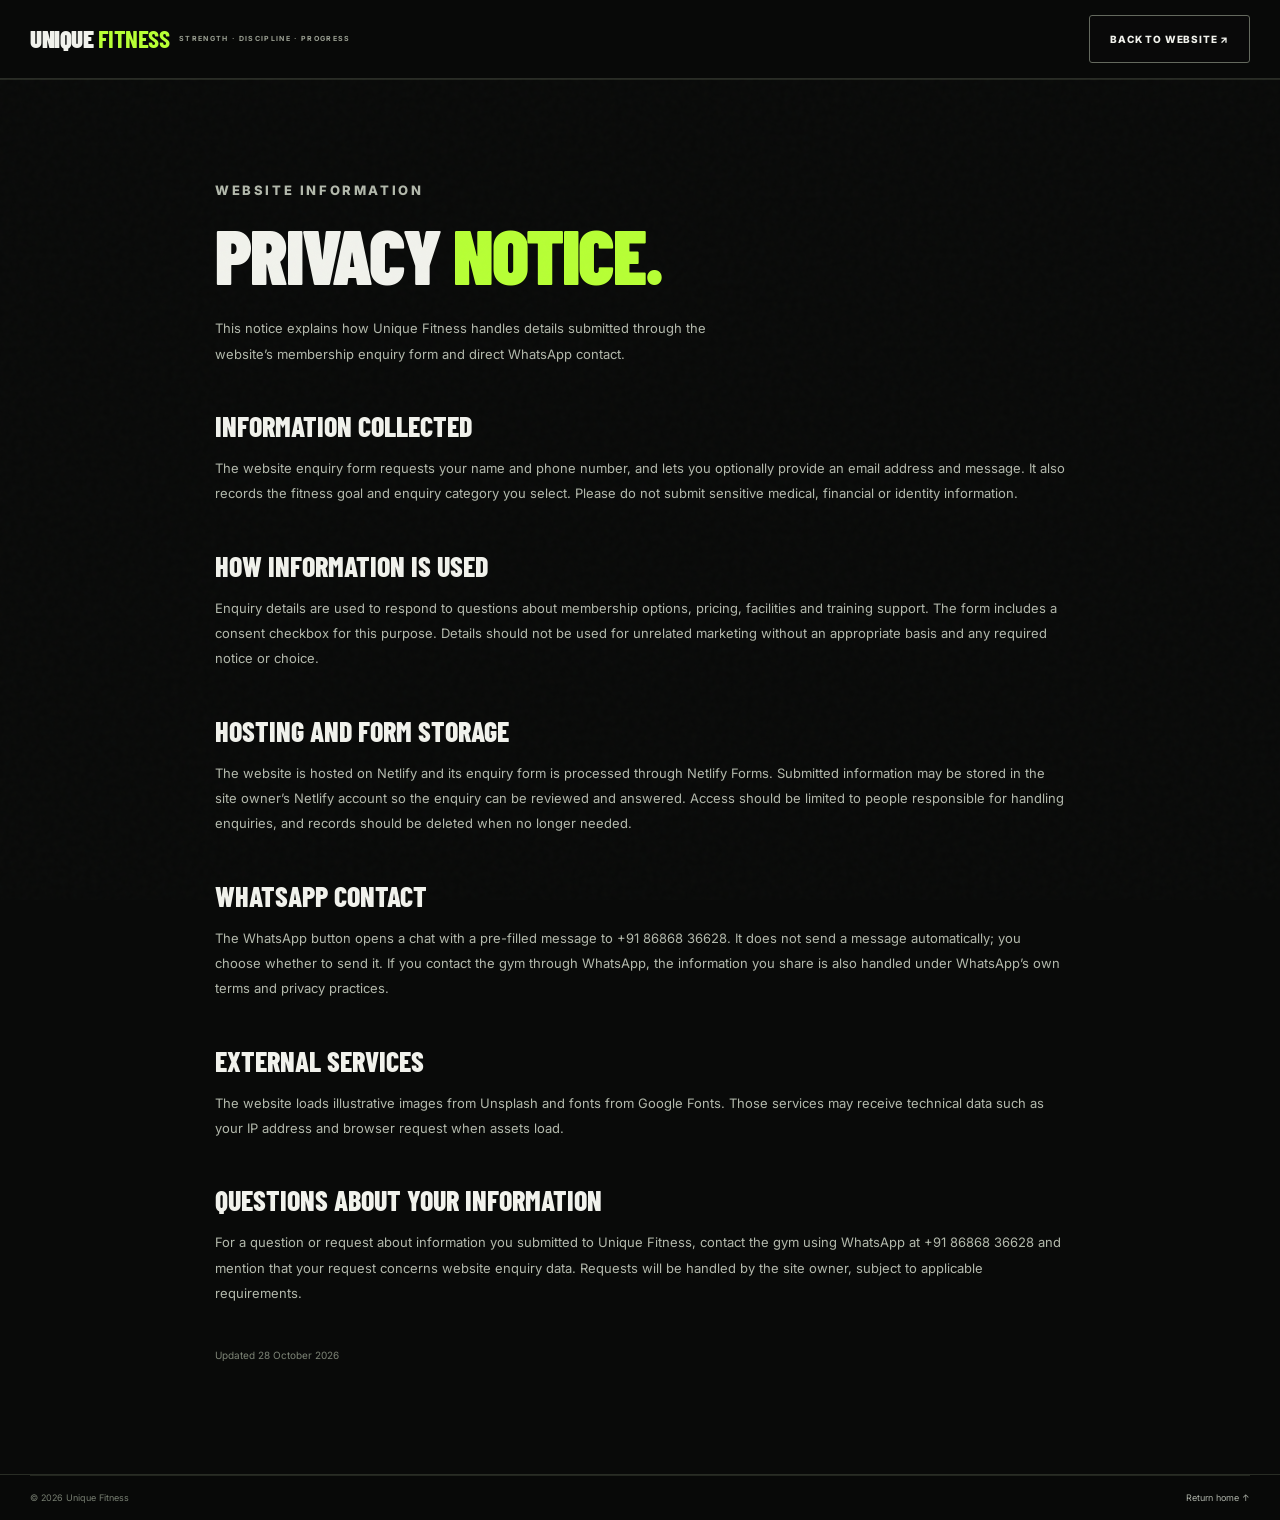
<file: privacy.html>
<!doctype html><html lang="en"><head><meta charset="utf-8"><meta name="viewport" content="width=device-width, initial-scale=1"><meta name="theme-color" content="#090a09"><title>Privacy notice — Unique Fitness</title><meta name="description" content="Privacy notice for Unique Fitness website enquiries."><meta name="robots" content="index,follow"><link rel="icon" href="favicon.svg" type="image/svg+xml"><link rel="preconnect" href="https://fonts.googleapis.com"><link rel="preconnect" href="https://fonts.gstatic.com" crossorigin><link href="https://fonts.googleapis.com/css2?family=Barlow+Condensed:wght@600;700;800;900&family=Inter:wght@400;500;600;700&display=swap" rel="stylesheet"><link rel="stylesheet" href="styles.css"></head><body><a class="skip-link" href="#main">Skip to content</a><header class="site-header"><div class="container nav-wrap"><a class="brand" href="index.html"><span class="brand-name">UNIQUE <b>FITNESS</b></span><span class="brand-tagline">Strength · Discipline · Progress</span></a><a class="button button-ghost" href="index.html">Back to website ↗</a></div></header><main id="main" class="section"><article class="container legal-copy"><p class="eyebrow">WEBSITE INFORMATION</p><h1 class="display section-title">PRIVACY <span class="accent">NOTICE.</span></h1><p class="body-copy">This notice explains how Unique Fitness handles details submitted through the website’s membership enquiry form and direct WhatsApp contact.</p><h2>Information collected</h2><p>The website enquiry form requests your name and phone number, and lets you optionally provide an email address and message. It also records the fitness goal and enquiry category you select. Please do not submit sensitive medical, financial or identity information.</p><h2>How information is used</h2><p>Enquiry details are used to respond to questions about membership options, pricing, facilities and training support. The form includes a consent checkbox for this purpose. Details should not be used for unrelated marketing without an appropriate basis and any required notice or choice.</p><h2>Hosting and form storage</h2><p>The website is hosted on Netlify and its enquiry form is processed through Netlify Forms. Submitted information may be stored in the site owner’s Netlify account so the enquiry can be reviewed and answered. Access should be limited to people responsible for handling enquiries, and records should be deleted when no longer needed.</p><h2>WhatsApp contact</h2><p>The WhatsApp button opens a chat with a pre-filled message to +91 86868 36628. It does not send a message automatically; you choose whether to send it. If you contact the gym through WhatsApp, the information you share is also handled under WhatsApp’s own terms and privacy practices.</p><h2>External services</h2><p>The website loads illustrative images from Unsplash and fonts from Google Fonts. Those services may receive technical data such as your IP address and browser request when assets load.</p><h2>Questions about your information</h2><p>For a question or request about information you submitted to Unique Fitness, contact the gym using WhatsApp at +91 86868 36628 and mention that your request concerns website enquiry data. Requests will be handled by the site owner, subject to applicable requirements.</p><p class="legal-updated">Updated 28 October 2026</p></article></main><footer class="site-footer"><div class="container footer-bottom"><span>© <span id="current-year"></span> Unique Fitness</span><a href="index.html">Return home ↑</a></div></footer><script src="site-config.js"></script><script src="script.js" defer></script></body></html>
</file>
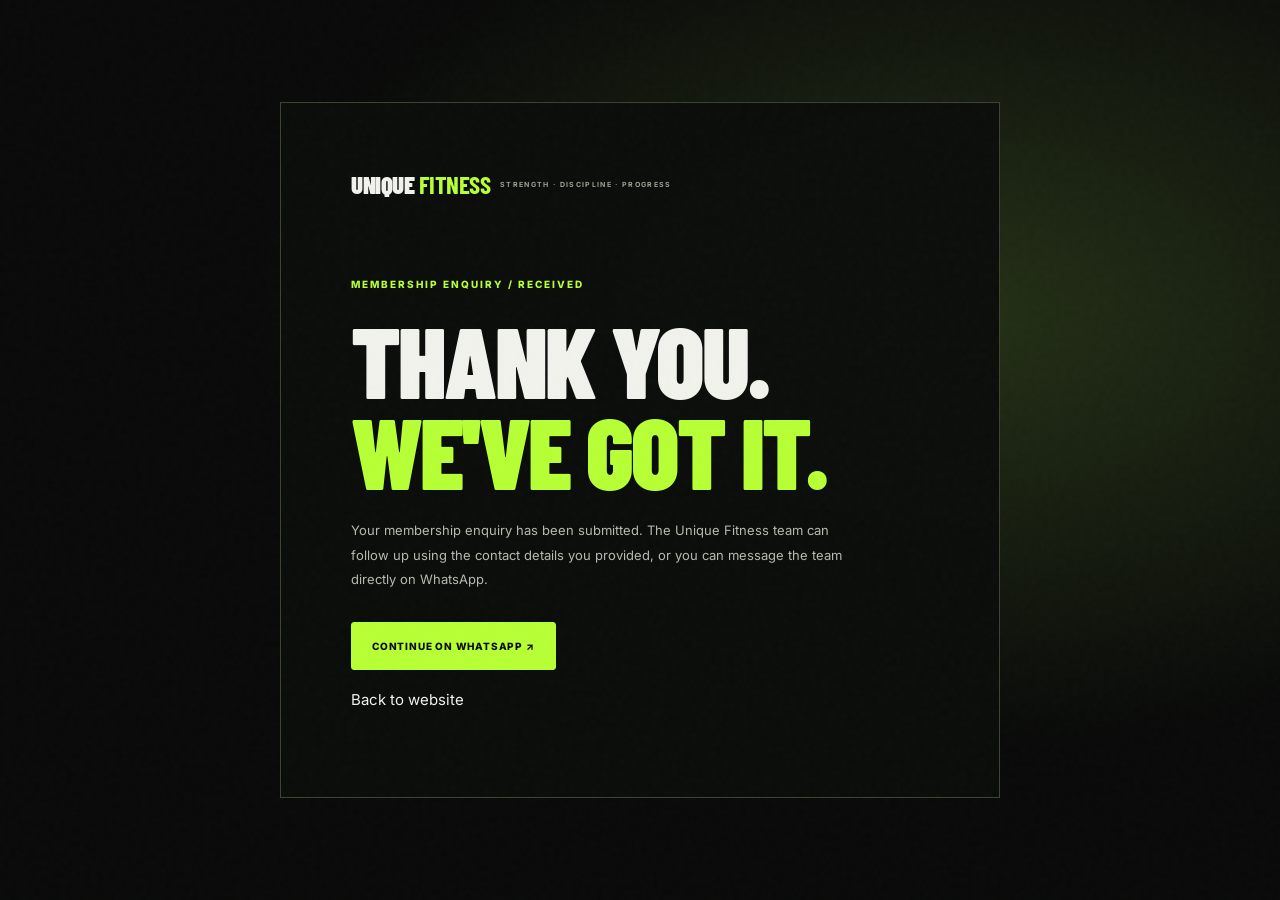
<file: thank-you.html>
<!doctype html><html lang="en"><head><meta charset="utf-8"><meta name="viewport" content="width=device-width, initial-scale=1"><meta name="theme-color" content="#090a09"><title>Membership enquiry received — Unique Fitness</title><meta name="robots" content="noindex,follow"><link rel="icon" href="favicon.svg" type="image/svg+xml"><link rel="preconnect" href="https://fonts.googleapis.com"><link rel="preconnect" href="https://fonts.gstatic.com" crossorigin><link href="https://fonts.googleapis.com/css2?family=Barlow+Condensed:wght@600;700;800;900&family=Inter:wght@400;600;700;800&display=swap" rel="stylesheet"><link rel="stylesheet" href="styles.css"></head><body><main class="thanks-page"><div class="thanks-card"><a class="brand" href="index.html"><span class="brand-name">UNIQUE <b>FITNESS</b></span><span class="brand-tagline">Strength · Discipline · Progress</span></a><p class="eyebrow">MEMBERSHIP ENQUIRY / RECEIVED</p><h1 class="display">THANK YOU.<br><span class="accent">WE'VE GOT IT.</span></h1><p class="body-copy">Your membership enquiry has been submitted. The Unique Fitness team can follow up using the contact details you provided, or you can message the team directly on WhatsApp.</p><a class="button button-primary" href="https://wa.me/918686836628?text=Hi%20Unique%20Fitness%2C%20I%20have%20a%20membership%20enquiry.">Continue on WhatsApp ↗</a><p style="margin-top:18px"><a href="index.html">Back to website</a></p></div></main><style>.thanks-page{min-height:100svh;display:grid;place-items:center;padding:24px;background:radial-gradient(ellipse at 75% 35%,#243016 0%,#090a09 52%)}.thanks-card{width:min(720px,100%);padding:clamp(28px,7vw,70px);border:1px solid #3a4430;background:#0b0d0bf2}.thanks-card .brand{margin-bottom:80px}.thanks-card .eyebrow{margin-top:0}.thanks-card h1{font-size:clamp(55px,10vw,100px);margin:22px 0}.thanks-card .body-copy{margin-bottom:30px}</style></body></html>
</file>
<file: styles.css>
:root{color-scheme:dark;--bg:#090a09;--surface:#111310;--surface2:#191c17;--line:#30342c;--lime:#b7ff35;--lime-soft:#d2ff8b;--text:#f1f2ec;--muted:#a5aa9e;--subtle:#71786c;--display:"Barlow Condensed",Impact,sans-serif;--body:Inter,Arial,sans-serif;--container:1220px;--radius:3px;--ease:cubic-bezier(.2,.75,.2,1)}*{box-sizing:border-box}html{scroll-behavior:smooth;scroll-padding-top:88px}body{margin:0;background:var(--bg);color:var(--text);font-family:var(--body);font-size:15px;line-height:1.6;-webkit-font-smoothing:antialiased}body:after{content:"";position:fixed;inset:0;z-index:50;pointer-events:none;opacity:.045;background-image:url("data:image/svg+xml,%3Csvg viewBox='0 0 180 180' xmlns='http://www.w3.org/2000/svg'%3E%3Cfilter id='noise'%3E%3CfeTurbulence type='fractalNoise' baseFrequency='.8' numOctaves='3' stitchTiles='stitch'/%3E%3C/filter%3E%3Crect width='100%25' height='100%25' filter='url(%23noise)' opacity='.5'/%3E%3C/svg%3E")}a{color:inherit;text-decoration:none}button,input,select,textarea{font:inherit}button,a{-webkit-tap-highlight-color:transparent}img{display:block;max-width:100%}button:focus-visible,a:focus-visible,input:focus-visible,select:focus-visible,textarea:focus-visible,summary:focus-visible{outline:2px solid var(--lime);outline-offset:4px}::selection{color:#080a06;background:var(--lime)}.container{width:min(var(--container),calc(100% - 56px));margin-inline:auto}.skip-link{position:fixed;z-index:200;top:10px;left:10px;padding:12px 16px;transform:translateY(-150%);background:var(--lime);color:#080a06;font-weight:800}.skip-link:focus{transform:translateY(0)}.display{font-family:var(--display);font-weight:900;letter-spacing:-.028em;line-height:.91;text-transform:uppercase;margin:0}.accent{color:var(--lime)}.eyebrow{margin:0 0 17px;color:var(--lime);font-size:10px;line-height:1.5;font-weight:800;letter-spacing:.2em;text-transform:uppercase}.status-dot{display:inline-block;width:7px;height:7px;background:var(--lime);border-radius:50%;margin-right:8px;box-shadow:0 0 14px #b7ff3588}.body-copy{max-width:500px;color:#b6baaf;font-size:13px;line-height:1.9;margin:22px 0 0}.section{padding:98px 0;border-top:1px solid #242720}.section-title{font-size:clamp(54px,6vw,82px)}.button{min-height:48px;display:inline-flex;align-items:center;justify-content:center;gap:18px;padding:0 20px;border:1px solid var(--line);border-radius:var(--radius);background:transparent;color:var(--text);font-size:10px;font-weight:800;letter-spacing:.08em;text-transform:uppercase;cursor:pointer;transition:background .22s,border-color .22s,transform .22s,color .22s}.button:hover{transform:translateY(-2px);border-color:var(--lime)}.button-primary{background:var(--lime);border-color:var(--lime);color:#0b0d08}.button-primary:hover{background:var(--lime-soft);border-color:var(--lime-soft)}.button-ghost{background:#090a09aa;border-color:#64695e}.text-link{display:inline-flex;gap:18px;align-items:center;margin-top:26px;padding-bottom:9px;border-bottom:1px solid #656d58;font-size:10px;font-weight:800;letter-spacing:.1em;text-transform:uppercase;transition:color .2s,border-color .2s}.text-link span{color:var(--lime);font-size:16px}.text-link:hover{color:var(--lime);border-color:var(--lime)}.site-header{position:sticky;top:0;z-index:100;background:#090a09ed;border-bottom:1px solid #292c26;backdrop-filter:blur(16px)}.nav-wrap{display:flex;min-height:78px;align-items:center;justify-content:space-between;gap:24px}.brand{display:inline-flex;flex-direction:column;gap:4px;white-space:nowrap}.brand-name{font:900 25px/.95 var(--display);letter-spacing:-.02em}.brand-name b{color:var(--lime)}.brand-tagline{font-size:7px;font-weight:700;letter-spacing:.19em;text-transform:uppercase;color:#9ba093}.primary-nav{display:flex;align-items:center;gap:clamp(14px,2.1vw,29px)}.nav-link{position:relative;padding:11px 0;color:#c4c8be;font-size:10px;font-weight:700;transition:color .2s}.nav-link:after{content:"";position:absolute;left:0;bottom:3px;width:100%;height:2px;background:var(--lime);transform:scaleX(0);transform-origin:left;transition:transform .2s}.nav-link:hover,.nav-link.active{color:var(--lime)}.nav-link.active:after,.nav-link:hover:after{transform:scaleX(1)}.header-cta{min-height:42px;padding-inline:14px;font-size:9px}.menu-toggle{display:none;width:44px;height:44px;border:1px solid var(--line);background:transparent;align-items:center;justify-content:center;flex-direction:column;gap:5px;color:var(--text)}.menu-toggle span{height:2px;width:18px;background:currentColor;transition:transform .2s}.menu-toggle[aria-expanded=true] span:first-child{transform:translateY(3.5px) rotate(45deg)}.menu-toggle[aria-expanded=true] span:last-child{transform:translateY(-3.5px) rotate(-45deg)}.hero{isolation:isolate;position:relative;display:flex;align-items:center;min-height:min(790px,calc(100svh - 78px));overflow:hidden;border-bottom:1px solid #242720;background:#080a08}.hero-image,.hero-shade{position:absolute;inset:0;width:100%;height:100%}.hero-image{z-index:-3;object-fit:cover;object-position:center 43%;filter:grayscale(.72) brightness(.68);animation:hero-reveal 1.2s var(--ease) both}.hero-shade{z-index:-2;background:linear-gradient(90deg,#080a08 0%,#080a08f2 25%,#080a08a6 54%,#080a0840 100%),linear-gradient(0deg,#090a09 0%,transparent 30%,#080a0840 100%)}.hero-gridline{position:absolute;z-index:-1;top:0;bottom:0;right:13%;width:1px;background:#ffffff12}.hero-gridline:after{content:"";position:absolute;top:19%;left:-1px;height:100px;width:3px;background:var(--lime);box-shadow:0 0 28px #b7ff3588}.hero-content{position:relative;padding-top:95px;padding-bottom:92px}.hero-title{font-size:clamp(76px,10.2vw,142px);line-height:.84;max-width:1000px;margin:28px 0 24px;animation:content-reveal .8s .1s var(--ease) both}.hero-copy{max-width:430px;color:#c6c9c0;font-size:14px;line-height:1.85;margin:0}.hero-actions{display:flex;align-items:center;gap:12px;flex-wrap:wrap;margin-top:30px}.hero-proof{display:flex;gap:clamp(22px,4vw,55px);margin-top:64px;flex-wrap:wrap}.hero-proof div{display:flex;flex-direction:column;gap:5px;padding-left:12px;border-left:2px solid var(--lime)}.hero-proof strong{font:800 17px/1 var(--display);letter-spacing:.08em}.hero-proof span{font-size:9px;color:#9fa498}.hero-side-link{position:absolute;right:3.5%;top:36%;display:flex;align-items:center;gap:13px;writing-mode:vertical-rl;color:#e2e5dc;font-size:9px;letter-spacing:.18em;font-weight:800}.hero-side-link span:first-child{color:var(--lime);font:900 24px var(--display)}.hero-side-link i{display:block;width:1px;height:58px;background:var(--lime)}.scroll-cue{position:absolute;bottom:24px;left:max(28px,calc((100% - var(--container))/2));display:flex;align-items:center;gap:10px;font-size:8px;letter-spacing:.18em;color:#9fa397;font-weight:700}.scroll-cue span{height:28px;width:1px;background:var(--lime);transform-origin:top;animation:scroll-line 1.7s ease-in-out infinite}.ticker{overflow:hidden;background:var(--lime);color:#0a0c07;border-block:1px solid var(--lime)}.ticker-track{display:flex;align-items:center;gap:32px;min-width:max-content;padding:12px 0;animation:ticker 28s linear infinite}.ticker-track span{font:900 16px var(--display);letter-spacing:.07em}.ticker-track b{margin-left:30px;font-size:12px}.ticker:hover .ticker-track{animation-play-state:paused}.intro-layout{display:grid;grid-template-columns:.9fr 1.1fr;align-items:center;gap:70px}.section-lead .body-copy{max-width:430px}.feature-grid{display:grid;grid-template-columns:repeat(3,1fr);gap:10px}.feature-card{position:relative;min-height:230px;padding:25px 18px;border:1px solid var(--line);background:linear-gradient(145deg,#171a15,#0c0e0c);transition:transform .25s,border-color .25s}.feature-card:hover{transform:translateY(-5px);border-color:#78913e}.feature-number{position:absolute;right:15px;top:15px;color:#5a6253;font-size:9px;letter-spacing:.15em}.feature-icon{display:block;color:var(--lime);font:500 36px var(--display);line-height:1}.feature-card h3{margin:32px 0 9px;font:800 23px/1 var(--display);text-transform:uppercase}.feature-card p{margin:0;color:#a6ac9f;font-size:10px;line-height:1.8}.facility-section{background:linear-gradient(180deg,#0b0d0a,#090a09)}.facility-heading,.section-heading-row{display:flex;justify-content:space-between;align-items:end;gap:45px;margin-bottom:33px}.facility-heading .body-copy,.section-heading-row .body-copy{max-width:400px;margin:0 0 5px}.facility-grid{display:grid;grid-template-columns:1.25fr 1fr 1fr;gap:13px}.facility-card{position:relative;overflow:hidden;min-height:340px;margin:0;background:#161914;border:1px solid #2b3027}.facility-card:after{content:"";position:absolute;inset:30% 0 0;background:linear-gradient(0deg,#080a08ed,transparent)}.facility-card img{position:absolute;width:100%;height:100%;inset:0;object-fit:cover;filter:grayscale(.7) brightness(.76);transition:transform .65s var(--ease),filter .4s}.facility-card:hover img{transform:scale(1.055);filter:grayscale(.2) brightness(.9)}.facility-card figcaption{position:absolute;z-index:1;left:20px;right:18px;bottom:20px;display:flex;align-items:center;gap:13px}.tag-index{font:700 24px var(--display);color:var(--lime)}.facility-card figcaption b,.facility-card figcaption small{display:block}.facility-card figcaption b{font:800 20px/1.2 var(--display);text-transform:uppercase}.facility-card figcaption small{margin-top:4px;font-size:9px;color:#b4b8ae}.plus{margin-left:auto;display:grid;place-items:center;width:33px;height:33px;border:1px solid #87946c;border-radius:50%;color:var(--lime)}.image-disclaimer{margin:15px 0 0;color:#757c70;font-size:10px}.programs-section{background:#0c0e0b}.program-grid{display:grid;grid-template-columns:repeat(4,1fr);gap:11px}.program-card{position:relative;display:flex;min-height:210px;flex-direction:column;align-items:flex-start;padding:22px;text-align:left;background:linear-gradient(150deg,#181b16,#0b0d0b);border:1px solid var(--line);color:var(--text);cursor:pointer;transition:transform .25s,border-color .25s,background .25s}.program-card:hover,.program-card.is-selected{transform:translateY(-4px);border-color:var(--lime);background:linear-gradient(150deg,#1b2413,#0b0d0b)}.program-symbol{color:var(--lime);font:500 35px var(--display);line-height:1}.program-count{margin-top:20px;color:#818879;font-size:8px;font-weight:800;letter-spacing:.16em}.program-card strong{margin-top:10px;font:800 25px/.98 var(--display);text-transform:uppercase}.program-arrow{display:grid;place-items:center;width:28px;height:28px;margin-top:auto;padding-top:8px;color:var(--lime);font-size:17px}.program-detail{display:grid;grid-template-columns:1fr 1.1fr auto;align-items:center;gap:35px;margin-top:22px;padding:29px;background:#10130e;border:1px solid #363c30}.program-detail .eyebrow{margin-bottom:12px;font-size:8px}.program-detail h3{font-size:clamp(31px,3vw,44px)}.program-detail .body-copy{margin:0;font-size:12px}.program-detail .button{white-space:nowrap}.coach-grid{display:grid;grid-template-columns:repeat(3,1fr);gap:15px}.coach-card{border:1px solid var(--line);background:#11130f;transition:border-color .25s,transform .25s}.coach-card:hover{border-color:#78913e;transform:translateY(-4px)}.coach-photo{position:relative;aspect-ratio:4/4.5;overflow:hidden;background:#1a1d17}.coach-photo:after{content:"";position:absolute;inset:40% 0 0;background:linear-gradient(0deg,#090a09b5,transparent)}.coach-photo img{width:100%;height:100%;object-fit:cover;filter:grayscale(.55) brightness(.8);transition:filter .4s,transform .6s}.coach-card:hover .coach-photo img{filter:grayscale(.15) brightness(.9);transform:scale(1.035)}.coach-photo>span{position:absolute;z-index:1;left:16px;bottom:13px;font-size:8px;font-weight:800;letter-spacing:.18em;color:var(--lime)}.coach-meta{display:flex;justify-content:space-between;align-items:center;gap:15px;padding:18px;border-top:2px solid var(--lime)}.coach-meta h3{margin:0;font:800 23px/1 var(--display);text-transform:uppercase}.coach-meta p{margin:7px 0 0;color:#a4aa9d;font-size:10px;line-height:1.6}.coach-mark{color:var(--lime);font-size:19px}.membership-section{background:linear-gradient(180deg,#0c0e0b,#090a09)}.membership-layout{display:grid;grid-template-columns:.78fr 1.52fr;gap:60px;align-items:start}.membership-intro .body-copy{max-width:390px}.membership-note{display:flex;gap:11px;align-items:center;margin-top:28px;padding:14px;border:1px solid var(--line);color:#b4baac;font-size:10px}.membership-note span{color:var(--lime);font-size:17px}.membership-options{display:grid;grid-template-columns:repeat(3,1fr);gap:10px}.membership-card{padding:23px 17px;border:1px solid var(--line);background:#11130f}.membership-card.membership-featured{border-color:var(--lime);background:linear-gradient(180deg,#1a2213,#10120f);box-shadow:0 0 32px #b7ff350a}.membership-top{display:flex;align-items:center;justify-content:space-between;gap:7px;color:#8b9284;font-size:8px;font-weight:800;letter-spacing:.13em}.membership-line{display:block;flex:1;height:1px;background:#3a4033}.membership-badge{display:block;padding:6px 7px;background:var(--lime);color:#10130b;font-size:7px;letter-spacing:.03em;white-space:nowrap}.membership-card h3{margin:27px 0 12px;font:900 32px/1 var(--display);text-transform:uppercase}.membership-card>p{min-height:74px;margin:0;color:#a8aea1;font-size:10px;line-height:1.8}.membership-card ul{list-style:none;padding:0;margin:24px 0;display:grid;gap:13px;color:#d4d7cf;font-size:9px}.membership-card li:before{content:"✓";color:var(--lime);margin-right:8px}.membership-card .text-link{gap:10px;font-size:8px;margin-top:3px}.membership-card .button{width:100%;padding:0 9px;font-size:8px}.faq-layout{display:grid;grid-template-columns:.8fr 1.2fr;gap:90px}.faq-list{border-top:1px solid var(--line)}.faq-item{border-bottom:1px solid var(--line)}.faq-item summary{position:relative;list-style:none;cursor:pointer;padding:22px 45px 22px 0;font:800 22px/1.2 var(--display);text-transform:uppercase}.faq-item summary::-webkit-details-marker{display:none}.faq-item summary:after{content:"+";position:absolute;right:0;top:16px;color:var(--lime);font:500 28px var(--display)}.faq-item[open] summary:after{content:"−"}.faq-item p{margin:0;padding:0 35px 23px 0;color:#adb2a7;font-size:12px;line-height:1.9}.contact-section{position:relative;isolation:isolate;overflow:hidden;padding:100px 0;background:#090a09}.contact-image-wrap,.contact-overlay{position:absolute;inset:0;z-index:-2}.contact-image-wrap img{width:100%;height:100%;object-fit:cover;object-position:center;filter:grayscale(.9) brightness(.45)}.contact-overlay{z-index:-1;background:linear-gradient(90deg,#090a09f5 0%,#090a09dc 52%,#090a09e8 100%),linear-gradient(0deg,#090a09 0%,transparent 30%)}.contact-layout{display:grid;grid-template-columns:1fr .82fr;gap:80px;align-items:start}.contact-copy{padding-top:13px}.contact-title{font-size:clamp(58px,7vw,94px)}.contact-details{display:grid;gap:20px;margin-top:45px}.contact-detail{display:flex;gap:13px;align-items:flex-start}.detail-icon{display:grid;place-items:center;flex:none;width:38px;height:38px;border:1px solid #4b563a;color:var(--lime);font-size:18px}.contact-detail strong,.contact-detail span:not(.detail-icon){display:block}.contact-detail strong{font-size:10px;letter-spacing:.1em;text-transform:uppercase}.contact-detail div>span{margin-top:5px;color:#aeb4a6;font-size:11px;line-height:1.75}.contact-detail a{color:var(--lime);text-decoration:underline;text-underline-offset:3px}.enquiry-panel{padding:30px;background:#0d0f0cf5;border:1px solid #424a37;box-shadow:0 25px 100px #0007}.panel-heading h3{font-size:42px}.panel-heading>p:last-child{margin:14px 0 0;color:#a8ada2;font-size:11px}.panel-heading .eyebrow{margin-bottom:10px}.enquiry-form{margin-top:22px}.form-row{display:grid;grid-template-columns:1fr 1fr;gap:12px}.field{display:flex;flex-direction:column;gap:7px;margin-bottom:15px}.field label{color:#d9dcd4;font-size:10px;font-weight:700}.field label span{color:var(--lime)}.field label .optional{color:#8b9284;font-weight:400}.field input,.field select,.field textarea{width:100%;min-width:0;border:1px solid #34392f;border-radius:0;padding:12px;background:#080a08;color:var(--text);font-size:11px;transition:border-color .2s}.field input::placeholder,.field textarea::placeholder{color:#72796c}.field input:focus,.field select:focus,.field textarea:focus{border-color:var(--lime);outline:0}.field textarea{resize:vertical;min-height:88px}.consent{display:flex;align-items:flex-start;gap:9px;color:#aeb3a8;font-size:10px;line-height:1.7}.consent input{accent-color:var(--lime);margin-top:3px;flex:none}.consent a{color:var(--lime);text-decoration:underline;text-underline-offset:2px}.submit-button{width:100%;margin-top:19px}.form-footnote{font-size:9px;line-height:1.7;color:#7f8778}.form-status{font-size:11px;color:var(--lime)}.hidden-field{display:none!important}.site-footer{background:#080908;border-top:1px solid #292d25}.footer-main{display:flex;justify-content:space-between;align-items:center;gap:28px;padding:30px 0}.footer-mantra{font:800 15px var(--display);letter-spacing:.12em;color:#b5baae}.footer-nav{display:flex;gap:18px;flex-wrap:wrap;color:#a8ada1;font-size:10px}.footer-nav a:hover,.footer-bottom a:hover{color:var(--lime)}.footer-bottom{display:flex;justify-content:space-between;align-items:center;gap:20px;flex-wrap:wrap;border-top:1px solid #23261f;padding:15px 0;color:#777e71;font-size:9px}.footer-bottom a{color:#adb2a8}.legal-copy{max-width:850px}.legal-copy h1{margin-bottom:26px}.legal-copy h2{margin:42px 0 8px;font:800 28px var(--display);text-transform:uppercase}.legal-copy p{color:#b3b9ac;font-size:13px;line-height:1.95}.legal-copy .legal-updated{margin-top:40px;color:#7d8476;font-size:10px}.thanks-page{min-height:100svh;display:grid;place-items:center;padding:24px;background:radial-gradient(ellipse at 75% 35%,#243016 0%,#090a09 52%)}.thanks-card{width:min(720px,100%);padding:clamp(28px,7vw,70px);border:1px solid #3a4430;background:#0b0d0bf2}.thanks-card .brand{margin-bottom:80px}.thanks-card .eyebrow{margin-top:0}.thanks-card h1{font-size:clamp(55px,10vw,100px);margin:22px 0}.thanks-card .body-copy{margin-bottom:30px}@keyframes ticker{to{transform:translateX(-50%)}}@keyframes scroll-line{0%,100%{transform:scaleY(.45);opacity:.45}50%{transform:scaleY(1);opacity:1}}@keyframes hero-reveal{from{transform:scale(1.04);opacity:.45}to{transform:scale(1);opacity:1}}@keyframes content-reveal{from{opacity:0;transform:translateY(18px)}to{opacity:1;transform:translateY(0)}}@media(max-width:1100px){.primary-nav{gap:15px}.header-cta{display:none}.intro-layout{gap:35px}.feature-card{padding:20px 14px}.facility-card{min-height:300px}.program-detail{grid-template-columns:.9fr 1fr;gap:20px}.program-detail .button{grid-column:2}.membership-layout{grid-template-columns:1fr;gap:35px}.membership-intro .body-copy{max-width:570px}.membership-options{max-width:900px}.contact-layout{gap:35px}.enquiry-panel{padding:24px}.faq-layout{gap:45px}}@media(max-width:760px){.container{width:min(calc(100% - 36px),var(--container))}.section{padding:72px 0}.nav-wrap{min-height:68px}.brand-name{font-size:24px}.menu-toggle{display:flex;margin-left:auto}.primary-nav{position:absolute;top:68px;left:0;right:0;display:none;flex-direction:column;align-items:stretch;gap:0;padding:12px 22px 20px;background:#090a09f9;border-bottom:1px solid #33382e;box-shadow:0 20px 30px #0006}.primary-nav.is-open{display:flex}.nav-link{padding:14px 0;border-bottom:1px solid #20241d}.nav-link:after{display:none}.hero{min-height:min(780px,calc(100svh - 68px))}.hero-image{object-position:59% center}.hero-shade{background:linear-gradient(90deg,#080a08f2 0%,#080a08d4 54%,#080a0885 100%),linear-gradient(0deg,#090a09 0%,transparent 45%)}.hero-gridline,.hero-side-link{display:none}.hero-content{padding-top:80px;padding-bottom:95px}.hero-title{font-size:clamp(66px,12vw,100px);margin:24px 0}.hero-copy{max-width:380px;font-size:13px}.hero-proof{gap:18px 25px;margin-top:45px}.hero-proof div{min-width:95px}.hero-proof strong{font-size:15px}.scroll-cue{left:18px;bottom:18px}.intro-layout,.faq-layout{grid-template-columns:1fr;gap:38px}.feature-grid{grid-template-columns:repeat(3,1fr)}.feature-card{min-height:195px;padding:17px 12px}.feature-card h3{font-size:20px;margin-top:28px}.facility-heading,.section-heading-row{align-items:start;flex-direction:column;gap:15px}.facility-heading .body-copy,.section-heading-row .body-copy{max-width:550px}.facility-grid{grid-template-columns:1fr 1fr}.facility-card{min-height:280px}.facility-card:first-child{grid-column:1/-1;min-height:320px}.facility-card figcaption{left:14px;right:12px;bottom:14px;gap:9px}.facility-card figcaption b{font-size:18px}.facility-card figcaption small{font-size:8px}.tag-index{font-size:21px}.plus{width:28px;height:28px}.program-grid{grid-template-columns:repeat(2,1fr)}.program-card{min-height:185px;padding:18px}.program-card strong{font-size:23px}.program-detail{grid-template-columns:1fr;gap:16px;padding:23px}.program-detail .button{grid-column:auto;justify-self:start}.coach-grid{gap:10px}.coach-meta{padding:13px;gap:9px}.coach-meta h3{font-size:20px}.coach-meta p{font-size:9px}.membership-options{grid-template-columns:1fr;max-width:none}.membership-card{padding:23px}.membership-card h3{margin-top:18px}.membership-card>p{min-height:0}.membership-card ul{margin:18px 0}.membership-card .text-link{margin-top:5px}.faq-layout{gap:22px}.faq-item summary{font-size:21px}.contact-layout{grid-template-columns:1fr;gap:40px}.contact-section{padding:72px 0}.contact-title{font-size:clamp(57px,11vw,78px)}.contact-details{margin-top:30px}.enquiry-panel{max-width:620px;width:100%;padding:24px}.footer-main{flex-wrap:wrap;align-items:flex-start}.footer-mantra{order:3;width:100%;margin:0}.footer-nav{gap:14px}.footer-bottom{align-items:flex-start;flex-direction:column;gap:9px}}@media(max-width:450px){.container{width:calc(100% - 30px)}.hero-title{font-size:clamp(58px,13.5vw,72px)}.hero-proof{gap:16px 15px}.hero-proof div{min-width:90px}.feature-grid{grid-template-columns:1fr}.feature-card{min-height:0;padding:20px}.feature-card h3{margin-top:18px}.feature-card p{max-width:300px}.facility-grid{grid-template-columns:1fr}.facility-card,.facility-card:first-child{grid-column:auto;min-height:255px}.facility-card:first-child{min-height:300px}.program-card{min-height:175px;padding:15px}.program-card strong{font-size:20px}.program-count{font-size:7px}.form-row{grid-template-columns:1fr;gap:0}.enquiry-panel{padding:20px}.panel-heading h3{font-size:38px}.footer-nav{gap:12px;font-size:9px}.ticker-track span{font-size:14px}}@media(prefers-reduced-motion:reduce){*,*::before,*::after{scroll-behavior:auto!important;animation-duration:.01ms!important;animation-iteration-count:1!important;transition-duration:.01ms!important}.reveal{opacity:1;transform:none}.ticker-track,.hero-image{animation:none}}

/* Configurable WhatsApp click-to-chat button */
.whatsapp-float {
  position: fixed;
  z-index: 80;
  right: clamp(16px, 3vw, 32px);
  bottom: clamp(16px, 3vw, 28px);
  display: inline-flex;
  align-items: center;
  justify-content: center;
  gap: 10px;
  min-height: 52px;
  padding: 0 19px;
  border: 1px solid rgba(255,255,255,.18);
  border-radius: 999px;
  background: #25D366;
  color: #07140b;
  font-family: "Inter", sans-serif;
  font-size: .88rem;
  font-weight: 800;
  text-decoration: none;
  box-shadow: 0 12px 34px rgba(0,0,0,.34);
  transition: transform .18s ease, box-shadow .18s ease;
}
.whatsapp-float:hover {
  transform: translateY(-3px);
  box-shadow: 0 16px 38px rgba(0,0,0,.42);
}
.whatsapp-float:focus-visible {
  outline: 3px solid var(--accent, #B7FF35);
  outline-offset: 4px;
}
.whatsapp-float[hidden] { display: none; }
.whatsapp-icon {
  display: inline-grid;
  width: 25px;
  height: 25px;
  place-items: center;
  border: 2px solid currentColor;
  border-radius: 50%;
  font-size: 16px;
  line-height: 1;
}
@media (prefers-reduced-motion: reduce) {
  .whatsapp-float { transition: none; }
  .whatsapp-float:hover { transform: none; }
}
@media (max-width: 420px) {
  .whatsapp-float { right: 12px; bottom: 12px; min-height: 48px; padding: 0 15px; }
}

/* Supplied Vamsi's Unique Fitness logo and map-linked address */
.brand { flex-direction: row; align-items: center; gap: 10px; }
.brand-logo { display:block; width:46px; height:56px; flex:0 0 auto; object-fit:contain; }
.brand-copy { display:inline-flex; flex-direction:column; gap:4px; min-width:0; }
#address-text a { color:var(--lime); text-decoration:underline; text-decoration-color:#65794a; text-underline-offset:3px; }
#address-text a:hover { color:var(--lime-soft); text-decoration-color:var(--lime-soft); }
@media (max-width:450px) {
  .brand-logo { width:38px; height:48px; }
  .brand-copy .brand-name { font-size:21px; }
  .brand-copy .brand-tagline { font-size:6px; letter-spacing:.12em; }
}

/* Embedded map section — matches the existing dark and lime visual system */
.map-section { background: linear-gradient(180deg, #0c0e0b 0%, #090a09 100%); }
.map-heading-row { display:grid; grid-template-columns:1fr .72fr; align-items:end; gap:48px; margin-bottom:28px; }
.map-heading-row .body-copy { margin-top:16px; }
.map-address { display:grid; gap:9px; justify-items:start; }
.map-address strong { font:800 22px/1.1 var(--display); text-transform:uppercase; }
.map-address > span { color:#aeb4a6; font-size:12px; line-height:1.8; max-width:440px; }
.map-address .button { margin-top:7px; }
.map-frame { overflow:hidden; border:1px solid #34392f; background:#11130f; box-shadow:0 20px 70px #0005; }
.map-frame iframe { display:block; width:100%; height:430px; border:0; filter:grayscale(.12) contrast(1.02); }
@media(max-width:760px) {
  .map-heading-row { grid-template-columns:1fr; gap:24px; }
  .map-frame iframe { height:360px; }
}
@media(max-width:450px) {
  .map-frame iframe { height:320px; }
}
</file>
